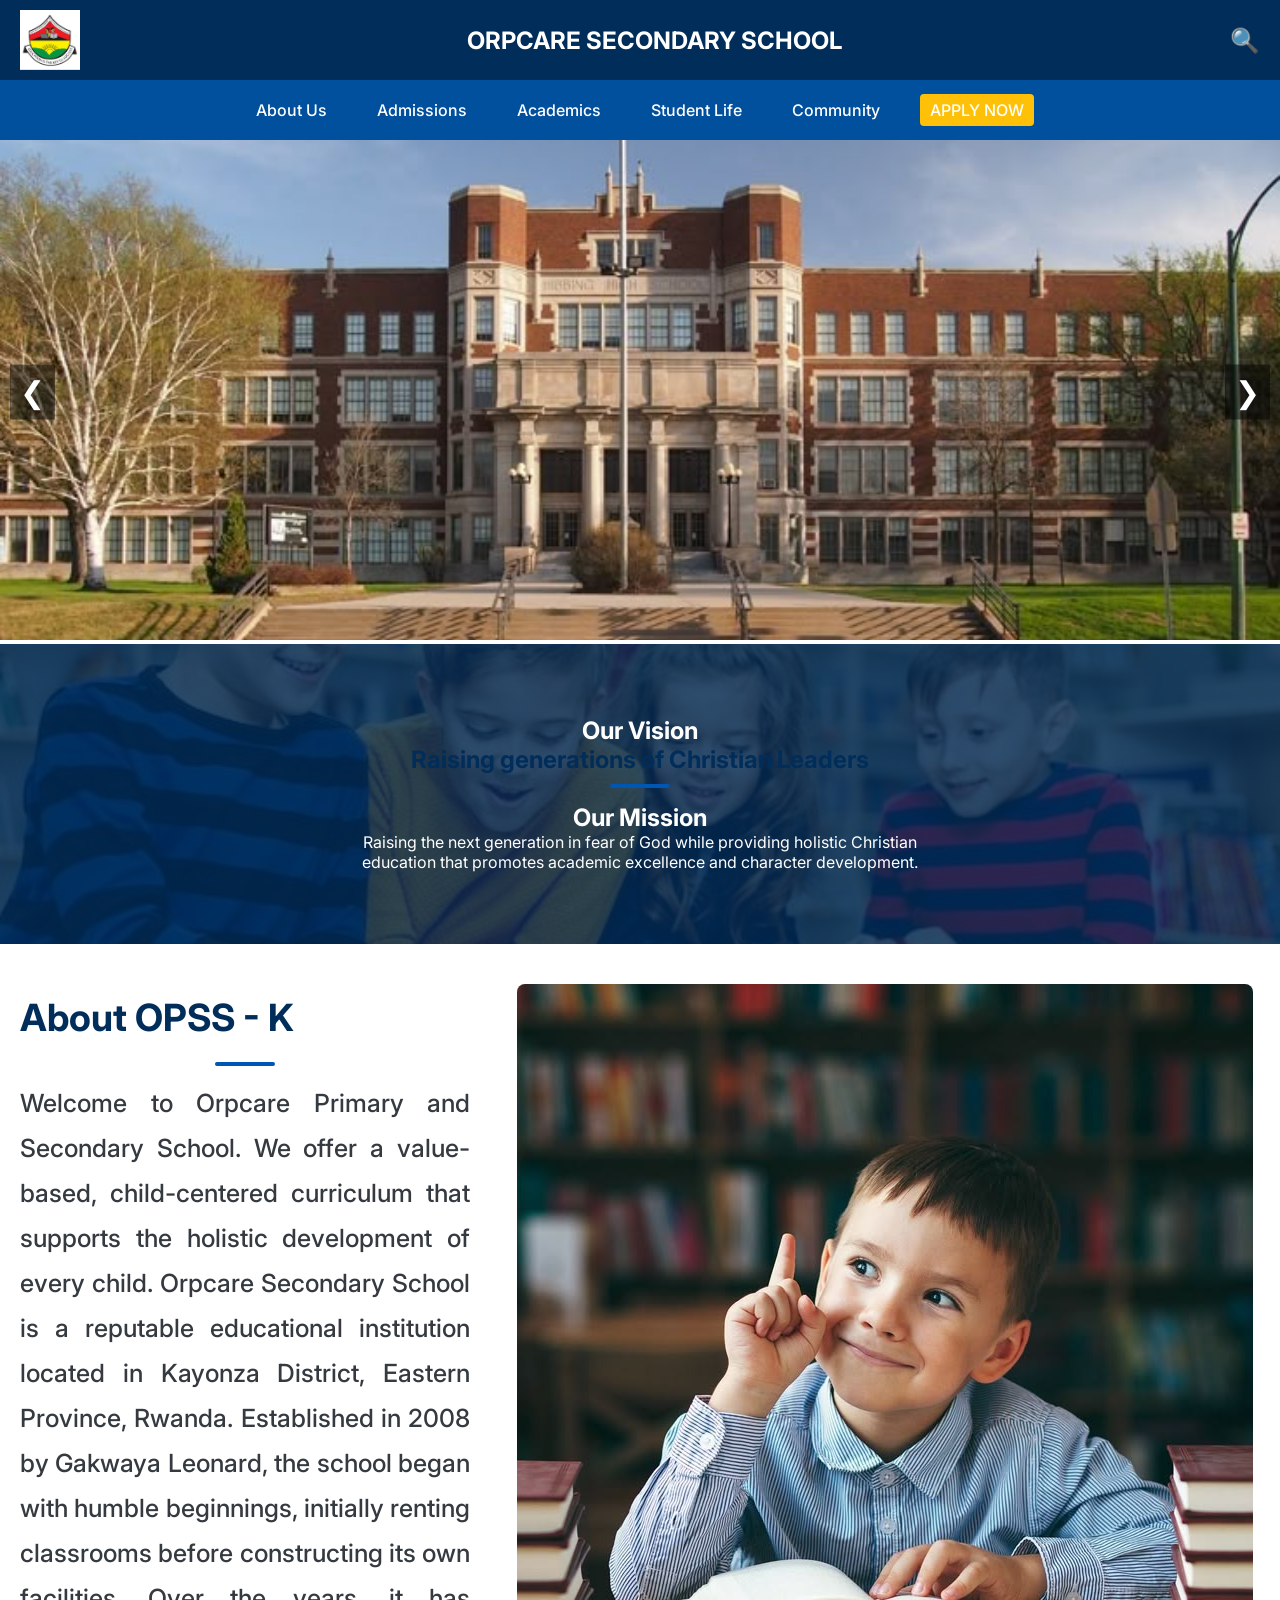
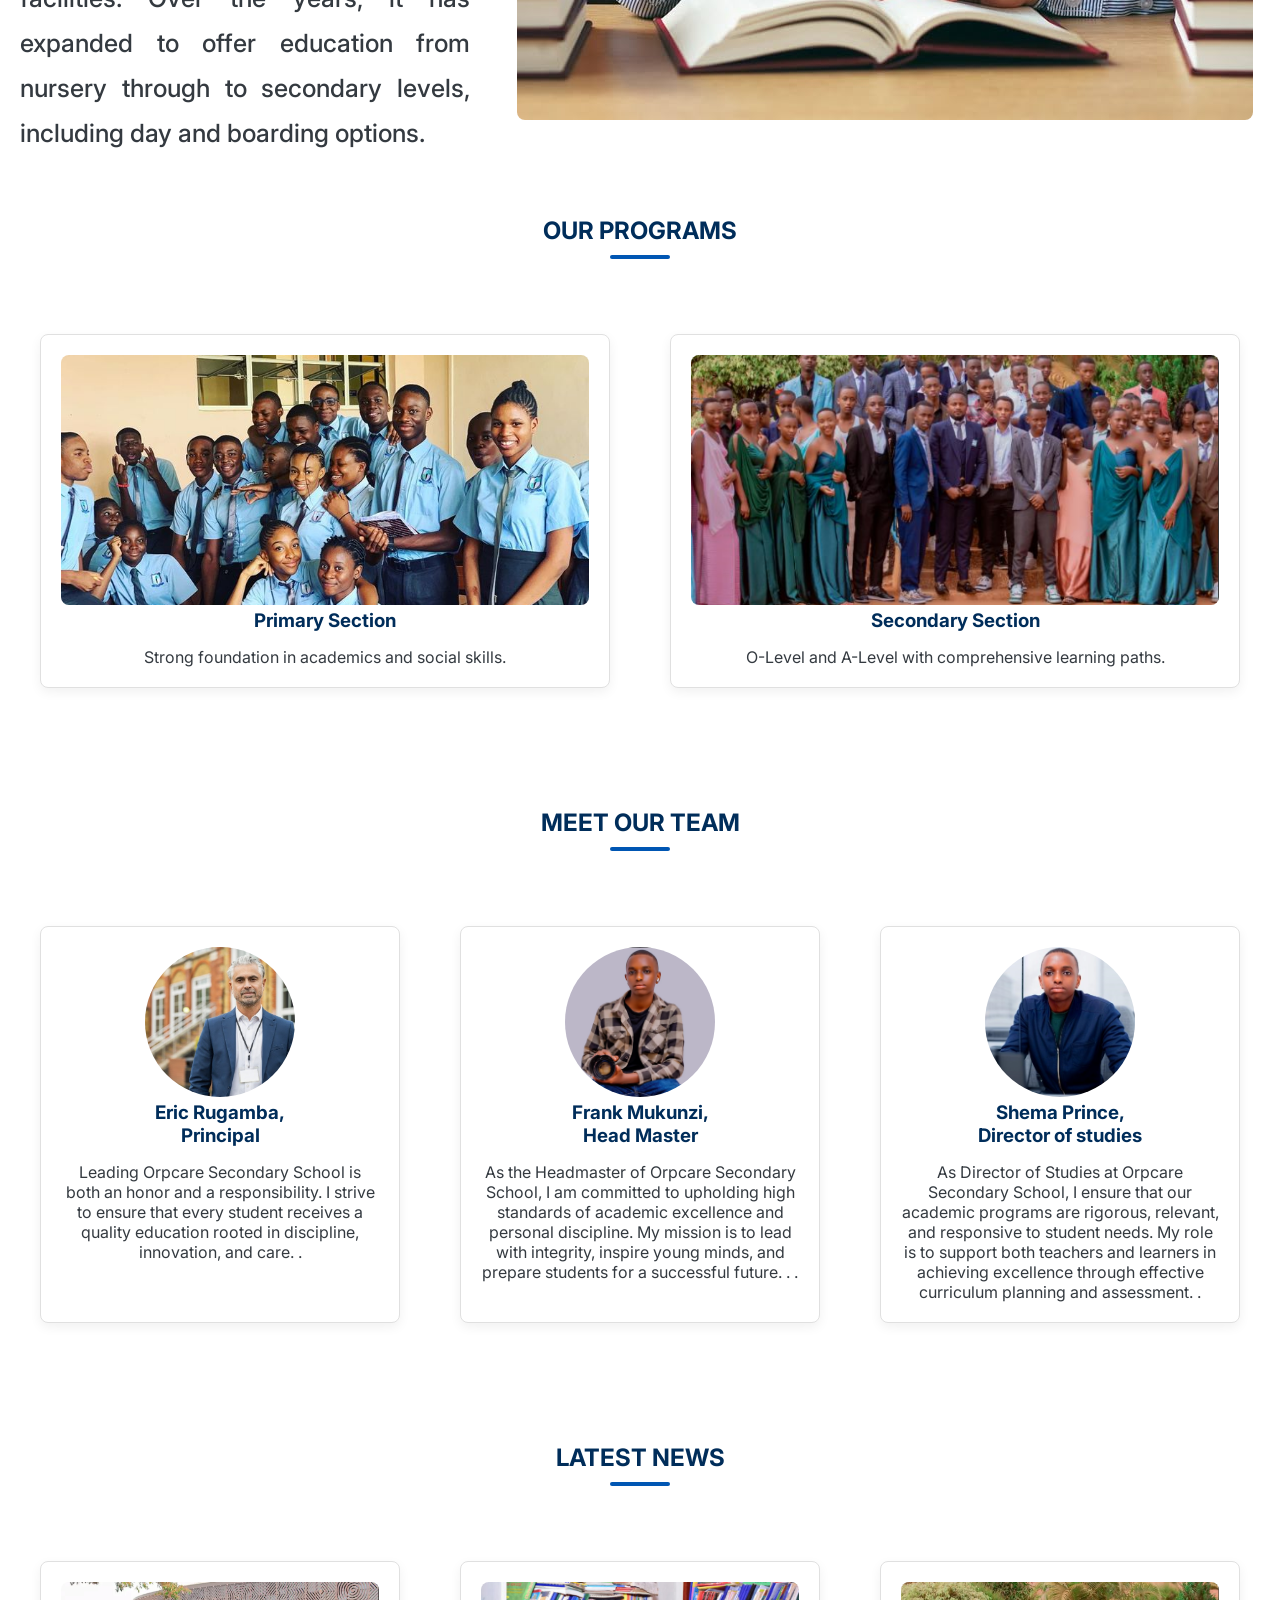
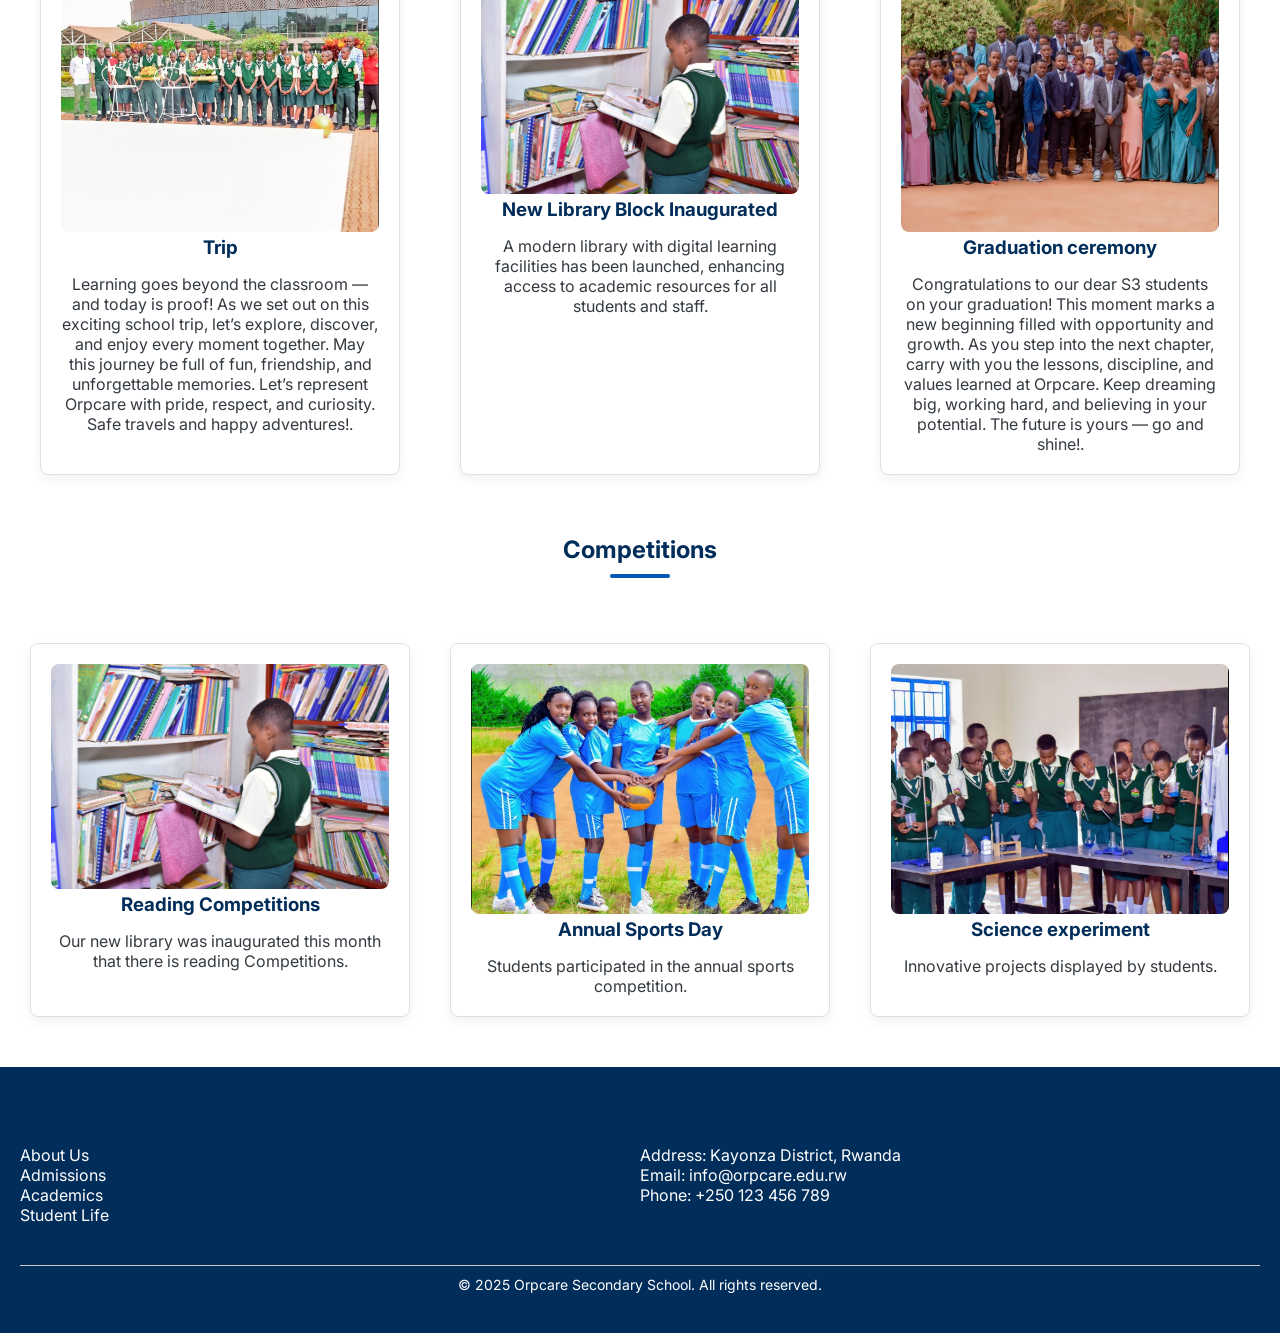
<file: index.html>
<!DOCTYPE html>
<html lang="en">
<head>
  <meta charset="UTF-8" />
  <title>Orpcare Secondary School</title>
  <meta name="viewport" content="width=device-width, initial-scale=1.0" />
  <link href="https://fonts.googleapis.com/css2?family=Inter:wght@400;700&display=swap" rel="stylesheet" />
  <style>
    * {
      box-sizing: border-box;
      margin: 0;
      padding: 0;
    }

    body {
      font-family: 'Inter', sans-serif;
      background: #ffffff;
      color: #343a40;
    }

    header.top-bar {
      display: flex;
      align-items: center;
      justify-content: space-between;
      background: #002d5a;
      padding: 10px 20px;
      color: white;
      flex-wrap: wrap;
    }

    .logo {
      height: 60px;
    }

    .title {
      flex: 1;
      text-align: center;
      font-size: 24px;
      font-weight: bold;
    }

    .search-icon {
      font-size: 24px;
      cursor: pointer;
    }

    /* Navbar styles */
    nav.nav-bar {
      background: #00509e;
      position: relative;
    }

    .nav-bar .menu-toggle {
      display: none;
      background: none;
      border: none;
      font-size: 28px;
      color: white;
      padding: 10px 20px;
      cursor: pointer;
    }

    .nav-bar ul {
      display: flex;
      flex-wrap: wrap;
      list-style: none;
      margin: 0;
      padding: 10px 20px;
      justify-content: center;
      transition: max-height 0.3s ease;
    }

    .nav-bar li {
      margin: 10px 15px;
    }

    .nav-bar a {
      color: white;
      text-decoration: none;
      font-weight: 500;
      padding: 6px 10px;
      border-radius: 4px;
      transition: background 0.3s;
    }

    .nav-bar a:hover {
      background: rgba(255, 255, 255, 0.2);
    }

    .apply-btn {
      background-color: #ffc107;
      padding: 8px 12px;
      border-radius: 5px;
      color: #002d5a;
      font-weight: bold;
    }

    /* Slider */
    .slider {
      position: relative;
      overflow: hidden;
    }

    .slider-track {
      display: flex;
      transition: transform 0.5s ease;
    }

    .slide {
      min-width: 100%;
    }

    .slide img {
      width: 100%;
      height: 500px;
      object-fit: cover;
    }

    .btn {
      position: absolute;
      top: 50%;
      transform: translateY(-50%);
      background-color: rgba(0, 0, 0, 0.5);
      color: white;
      border: none;
      font-size: 30px;
      padding: 10px;
      cursor: pointer;
      z-index: 10;
    }

    .btn-left {
      left: 10px;
    }

    .btn-right {
      right: 10px;
    }

    /* Vision & Mission */
    .vision-mission {
      position: relative;
      background: url('child.jpg') no-repeat center center/cover;
      height: 300px;
      color: white;
      display: flex;
      align-items: center;
      justify-content: center;
      text-align: center;
    }

    .vision-mission::before {
      content: "";
      position: absolute;
      top: 0;
      left: 0;
      width: 100%;
      height: 100%;
      background-color: rgba(0, 45, 90, 0.8);
      z-index: 1;
    }

    .vision-content {
      position: relative;
      z-index: 2;
      max-width: 600px;
      animation: fadeInUp 1s ease forwards;
      padding: 0 20px;
    }

    @keyframes fadeInUp {
      from {
        opacity: 0;
        transform: translateY(40px);
      }
      to {
        opacity: 1;
        transform: translateY(0);
      }
    }

    /* About Section container flexbox */
    .container {
      display: flex;
      flex-wrap: wrap;
      justify-content: space-between;
      padding: 40px 20px;
      gap: 20px;
    }

    /* About Text Section */
    .text-section {
      flex: 1;
      padding-right: 20px;
      animation: fadeInUp 1s ease forwards;
      animation-delay: 0.2s;
      margin-bottom: 20px;
      font-size: 25px;
      line-height: 1.8;
      font-weight: 500;
      text-align: justify;
      min-width: 280px;
    }

    /* Image Section */
    .image-section {
      flex: 1 1 300px;
      min-width: 280px;
    }

    .image-section img {
      max-width: 100%;
      height: auto;
      border-radius: 8px;
      display: block;
      margin: 0 auto;
    }

    /* Program cards */
    .card {
      background: #ffffff;
      border: 1px solid #e0e0e0;
      border-radius: 8px;
      box-shadow: 0 4px 12px rgba(0, 0, 0, 0.06);
      padding: 20px;
      margin: 20px;
      flex: 1 1 300px;
      text-align: center;
      transform: translateY(40px);
      opacity: 0;
      animation: fadeUp 1s ease-out forwards;
      min-width: 280px;
    }

    .card img {
      width: 100%;
      height: auto;
      max-height: 250px;
      object-fit: cover;
      border-radius: 8px;
    }

    h2, h3 {
      color: #002d5a;
      margin-bottom: 15px;
      position: relative;
    }

    h2::after {
      content: "";
      display: block;
      width: 60px;
      height: 4px;
      background: #0056b3;
      margin: 10px auto 0;
      border-radius: 2px;
    }

    @keyframes fadeUp {
      to {
        opacity: 1;
        transform: translateY(0);
      }
    }
    

    /* News Container */
    .news-container {
      display: flex;
      flex-wrap: wrap;
      justify-content: space-between;
      padding: 40px 20px;
      gap: 20px;
      transition: transform 0.3s ease;
      animation: fadeInUp 1s ease forwards;
    }

    .news-container .card {
      background: #ffffff;
      border: 1px solid #e0e0e0;
      border-radius: 8px;
      box-shadow: 0 4px 12px rgba(0, 0, 0, 0.06);
      padding: 20px;
      flex: 1 1 calc(33.333% - 40px);
      margin: 10px;
      text-align: center;
      transform: translateY(40px);
      opacity: 0;
      animation: fadeUp 1s ease-out forwards;
      min-width: 280px;
    }

    /* Footer */
    .footer {
      background: #002d5a;
      color: white;
      padding: 40px 20px;
    }

    .footer-container {
      display: flex;
      flex-wrap: wrap;
      justify-content: space-between;
    }

    .footer-links, .footer-contact {
      flex: 1 1 200px;
      margin-bottom: 20px;
    }

    .footer-links ul {
      list-style: none;
      padding-left: 0;
    }

    .footer-links ul li a {
      color: white;
      text-decoration: none;
    }

    .footer-links ul li a:hover {
      text-decoration: underline;
    }

    .footer-bottom {
      text-align: center;
      margin-top: 20px;
      border-top: 1px solid #ccc;
      padding-top: 10px;
      font-size: 14px;
    }

    /* Responsive Adjustments */
    @media (max-width: 1024px) {
      .news-container .card {
        flex: 1 1 calc(50% - 40px);
      }
    }

    @media (max-width: 768px) {
      .container {
        flex-direction: column;
        padding: 20px 10px;
      }

      .text-section {
        padding-right: 0;
        font-size: 22px;
      }

      .image-section {
        flex: none;
        margin-top: 20px;
      }

      .container > .card {
        flex: 1 1 100%;
        max-width: 400px;
        margin: 10px auto;
      }

      .nav-bar ul {
        flex-direction: column;
        max-height: 0;
        overflow: hidden;
        padding: 0;
        background: #00509e;
      }

      .nav-bar ul.show {
        max-height: 500px;
        padding: 10px 0;
      }

      .nav-bar li {
        margin: 10px 0;
        text-align: center;
      }

      .nav-bar .menu-toggle {
        display: block;
      }

      .title {
        font-size: 18px;
      }
    }

    @media (max-width: 480px) {
      .logo {
        height: 50px;
        margin-bottom: 10px;
      }

      header.top-bar {
        flex-direction: column;
        text-align: center;
      }

      .search-icon {
        margin-top: 10px;
      }

      .title {
        font-size: 16px;
      }

      .news-container .card {
        flex: 1 1 100%;
        max-width: 400px;
        margin: 10px auto;
      }

      .vision-mission {
        height: 250px;
      }

      .slide img {
        height: 300px;
      }
    }
  </style>
</head>
<body>

  <header class="top-bar">
    <img src="logo2.png" alt="School Logo" class="logo" />
    <h1 class="title">ORPCARE SECONDARY SCHOOL</h1>
    <div class="search-icon">🔍</div>
  </header>

  <nav class="nav-bar">
    <button class="menu-toggle" onclick="toggleMenu()">☰ Menu</button>
    <ul id="navMenu">
      <li><a href="about.html">About Us</a></li>
      <li><a href="admission.html">Admissions</a></li>
      <li><a href="academics.html">Academics</a></li>
      <li><a href="student.html">Student Life</a></li>
      <li><a href="community.html">Community</a></li>
      <li><a href="apply.html" class="apply-btn">APPLY NOW</a></li>
    </ul>
  </nav>

  <!-- Slider -->
  <div class="slider">
    <div class="slider-track" id="sliderTrack">
      <div class="slide"><img src="bulding 5.jpg" alt="Slide 1" /></div>
      <div class="slide"><img src="child.jpg" alt="Slide 2" /></div>
      <div class="slide"><img src="kid 4.jpg" alt="Slide 3" /></div>
      <div class="slide"><img src="kid 5.jpg" alt="Slide 4" /></div>
      <div class="slide"><img src="ggg.png" alt="Slide 5" /></div>
    </div>
    <button class="btn btn-left" onclick="moveSlide(-1)">❮</button>
    <button class="btn btn-right" onclick="moveSlide(1)">❯</button>
  </div>

  <!-- Vision & Mission -->
  <section class="vision-mission">
    <div class="vision-content">
      <h1>Our Vision</h1>
      <h2>Raising generations of Christian Leaders</h2>
      <h1>Our Mission</h1>
      <p>
        Raising the next generation in fear of God while providing holistic Christian education that promotes academic excellence and character development.
      </p>
    </div>
  </section>

  <!-- About -->
  <div class="container">
    <div class="text-section">
      <h2>About OPSS - K</h2>
      <p>
        Welcome to Orpcare Primary and Secondary School. We offer a value-based, child-centered curriculum that supports the holistic development of every child. Orpcare Secondary School is a reputable educational institution located in Kayonza District, Eastern Province, Rwanda. Established in 2008 by Gakwaya Leonard, the school began with humble beginnings, initially renting classrooms before constructing its own facilities. Over the years, it has expanded to offer education from nursery through to secondary levels, including day and boarding options.
      </p>
    </div>

    <div class="image-section">
      <img src="kid 5.jpg" alt="Kids Playing" />
    </div>
  </div>

  <!-- Programs -->
  <h2 style="text-align:center;">OUR PROGRAMS</h2>
  <div class="container">
    <div class="card">
      <img src="primary school.jpeg" alt="Primary" />
      <h3>Primary Section</h3>
      <p>Strong foundation in academics and social skills.</p>
    </div>
    <div class="card">
      <img src="ggg.png" alt="Secondary" />
      <h3>Secondary Section</h3>
      <p>O-Level and A-Level with comprehensive learning paths.</p>
    </div>
  </div>
<h2 style="text-align:center; margin-top: 60px;">MEET OUR TEAM</h2>
<div class="container" style="justify-content: center;">
  <div class="card">
    <img src="principal.png" alt="Olivia" style="width:150px; height:150px; object-fit:cover; border-radius:50%; margin:auto;">
    <h3>Eric Rugamba,<br>Principal</h3>
    <p>Leading Orpcare Secondary School is both an honor and a responsibility. I strive to ensure that every student receives a quality education rooted in discipline, innovation, and care.

.</p>
  </div>
  <div class="card">
    <img src="shema.png" alt="Jane" style="width:150px; height:150px; object-fit:cover; border-radius:50%; margin:auto;">
    <h3>Frank Mukunzi,<br>Head Master</h3>
    <p>As the Headmaster of Orpcare Secondary School, I am committed to upholding high standards of academic excellence and personal discipline. My mission is to lead with integrity, inspire young minds, and prepare students for a successful future.

.

.</p>
  </div>
  <div class="card">
    <img src="shema2.png" alt="Kate" style="width:150px; height:150px; object-fit:cover; border-radius:50%; margin:auto;">
    <h3>Shema Prince,<br>Director of studies</h3>
<p>As Director of Studies at Orpcare Secondary School, I ensure that our academic programs are rigorous, relevant, and responsive to student needs. My role is to support both teachers and learners in achieving excellence through effective curriculum planning and assessment.
.</p>
  </div>
</div>

  <!-- Team -->
<h2 style="text-align:center; margin-top: 60px;">LATEST NEWS</h2>
<div class="container">
  <div class="card">
    <img src="Screenshot 2025-05-01 181106.png" alt="News Image 1">
    <h3> Trip</h3>
    <p>Learning goes beyond the classroom — and today is proof! As we set out on this exciting school trip, 
      let’s explore, discover, and enjoy every moment together. May this journey be full of fun,
       friendship, and unforgettable memories. Let’s represent Orpcare with pride, respect, 
       and curiosity. Safe travels and happy adventures!.</p>
  </div>
  <div class="card">
    <img src="orpcare library.jpg" alt="News Image 2">
    <h3>New Library Block Inaugurated</h3>
    <p>A modern library with digital learning facilities has been launched, enhancing access to academic resources for all students and staff.</p>
  </div>
  <div class="card">
    <img src="ggg.png" alt="News Image 3">
    <h3>Graduation ceremony</h3>
    <p>Congratulations to our dear S3 students on your graduation! This moment marks a new beginning
       filled with opportunity and growth. As you step into the next chapter, 
       carry with you the lessons, discipline, and values learned at Orpcare. 
       Keep dreaming big, working hard, and believing in your potential. The future is yours — go and shine!.</p>
  </div>
</div>


  <!-- News -->
  <h2 style="text-align:center;">Competitions</h2>
  <div class="news-container">
    <div class="card">
      <img src="orpcare library.jpg" alt="News 1" />
      <h3>Reading Competitions</h3>
      <p>Our new library was inaugurated this month that there is reading Competitions.</p>
    </div>
    <div class="card">
      <img src="orpcare sports.png" alt="News 2" />
      <h3>Annual Sports Day</h3>
      <p>Students participated in the annual sports competition.</p>
    </div>
    <div class="card">
      <img src="lll.png" alt="News 3" />
      <h3>Science experiment</h3>
      <p>Innovative projects displayed by students.</p>
    </div>
  </div>

  <!-- Footer -->
  <footer class="footer">
    <div class="footer-container">
      <div class="footer-links">
        <h3>Quick Links</h3>
        <ul>
          <li><a href="about.html">About Us</a></li>
          <li><a href="admission.html">Admissions</a></li>
          <li><a href="academics.html">Academics</a></li>
          <li><a href="student.html">Student Life</a></li>
        </ul>
      </div>
      <div class="footer-contact">
        <h3>Contact Us</h3>
        <p>Address: Kayonza District, Rwanda</p>
        <p>Email: info@orpcare.edu.rw</p>
        <p>Phone: +250 123 456 789</p>
      </div>
    </div>
    <div class="footer-bottom">
      &copy; 2025 Orpcare Secondary School. All rights reserved.
    </div>
  </footer>

  <script>
  const sliderTrack = document.getElementById("sliderTrack");
  const totalSlides = document.querySelectorAll(".slide").length;
  let currentIndex = 0;

  function moveSlide(step) {
    currentIndex = (currentIndex + step + totalSlides) % totalSlides;
    updateSliderPosition();
  }

  function updateSliderPosition() {
    sliderTrack.style.transform = `translateX(-${currentIndex * 100}%)`;
  }

  // Auto Slide every 3 seconds
  setInterval(() => {
    moveSlide(1);
  }, 3000);
  function toggleMenu() {
    const navMenu = document.getElementById("navMenu");
    navMenu.classList.toggle("show");
  }
</script>

</body>
</html>
</file>
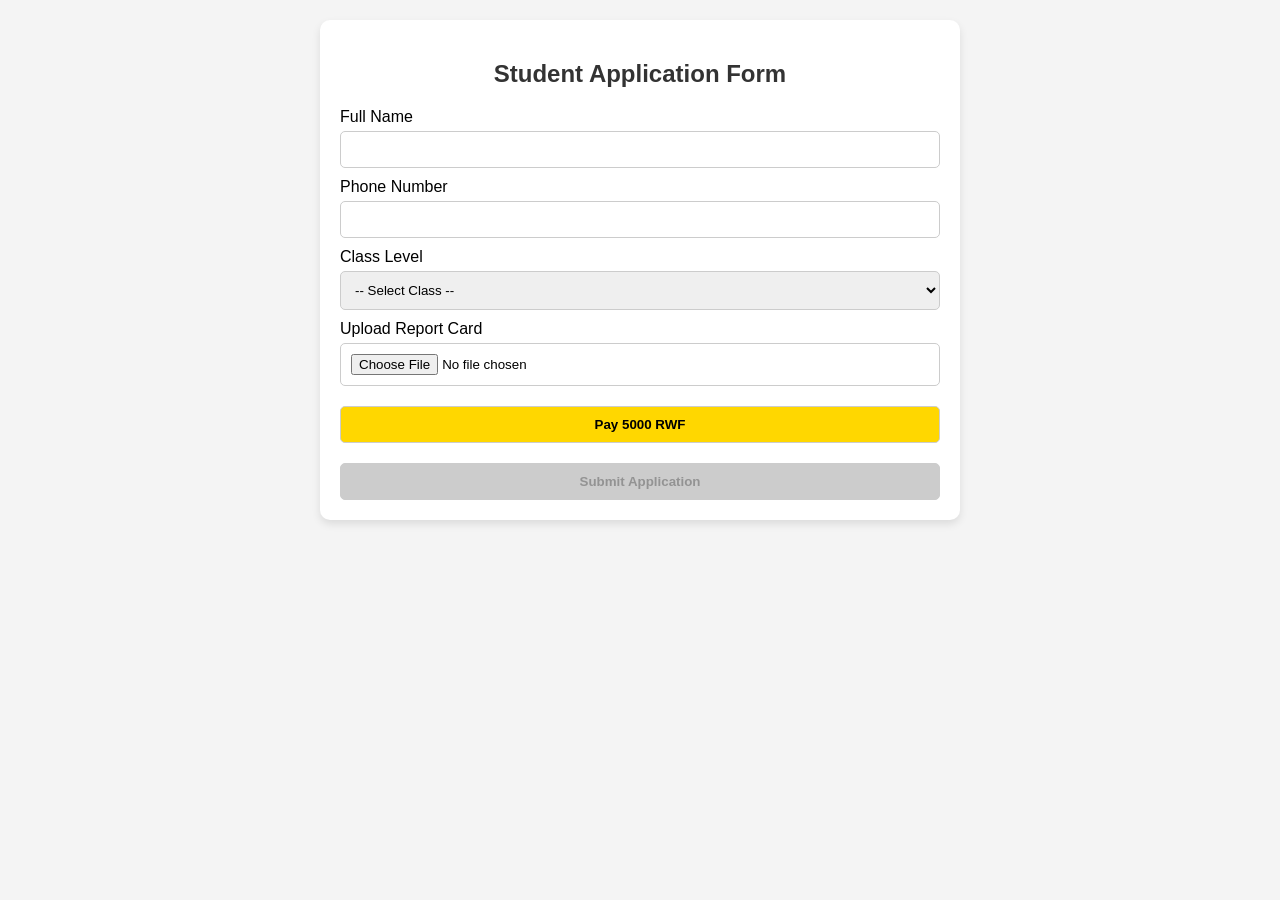
<file: apply.html>
<!DOCTYPE html>
<html lang="en">
<head>
  <meta charset="UTF-8" />
  <meta name="viewport" content="width=device-width, initial-scale=1.0" />
  <title>Student Application Form | Orpcare School</title>
  <style>
    body {
      font-family: Arial, sans-serif;
      background: #f4f4f4;
      margin: 0;
      padding: 20px;
    }
    .container {
      background: white;
      max-width: 600px;
      margin: 0 auto;
      padding: 20px;
      border-radius: 10px;
      box-shadow: 0 4px 8px rgba(0,0,0,0.1);
    }
    h2 {
      text-align: center;
      color: #333;
    }
    label {
      display: block;
      margin-top: 10px;
    }
    input, select, textarea, button {
      width: 100%;
      padding: 10px;
      margin-top: 5px;
      border-radius: 5px;
      border: 1px solid #ccc;
      box-sizing: border-box;
    }
    button {
      background: gold;
      font-weight: bold;
      cursor: pointer;
      margin-top: 20px;
    }
    button:disabled {
      background: #ccc;
      cursor: not-allowed;
    }
    .success {
      color: green;
      font-weight: bold;
      text-align: center;
    }
  </style>
</head>
<body>
  <div class="container">
    <h2>Student Application Form</h2>
    <form id="applicationForm">
      <label for="fullName">Full Name</label>
      <input type="text" id="fullName" name="fullName" required />

      <label for="phone">Phone Number</label>
      <input type="tel" id="phone" name="phone" required />

      <label for="classLevel">Class Level</label>
      <select id="classLevel" name="classLevel" required>
        <option value="">-- Select Class --</option>
        <option value="S1">S1</option>
        <option value="S2">S2</option>
        <option value="S3">S3</option>
      </select>

      <label for="reportCard">Upload Report Card</label>
      <input type="file" id="reportCard" name="reportCard" required />

      <button type="button" id="payBtn">Pay 5000 RWF</button>
      <div id="paymentStatus" class="success"></div>

      <button type="submit" id="submitBtn" disabled>Submit Application</button>
    </form>
  </div>

  <script>
    const payBtn = document.getElementById('payBtn');
    const submitBtn = document.getElementById('submitBtn');
    const paymentStatus = document.getElementById('paymentStatus');

    payBtn.addEventListener('click', () => {
      payBtn.disabled = true;
      paymentStatus.textContent = 'Processing payment...';

      setTimeout(() => {
        paymentStatus.textContent = '✅ Payment successful! You may now submit your application.';
        submitBtn.disabled = false;
      }, 3000); // Simulate 3-second payment delay
    });

    document.getElementById('applicationForm').addEventListener('submit', function(e) {
      e.preventDefault();
      alert('🎉 Application submitted successfully!');
      this.reset();
      submitBtn.disabled = true;
      payBtn.disabled = false;
      paymentStatus.textContent = '';
    });
  </script>
</body>
</html>
</file>
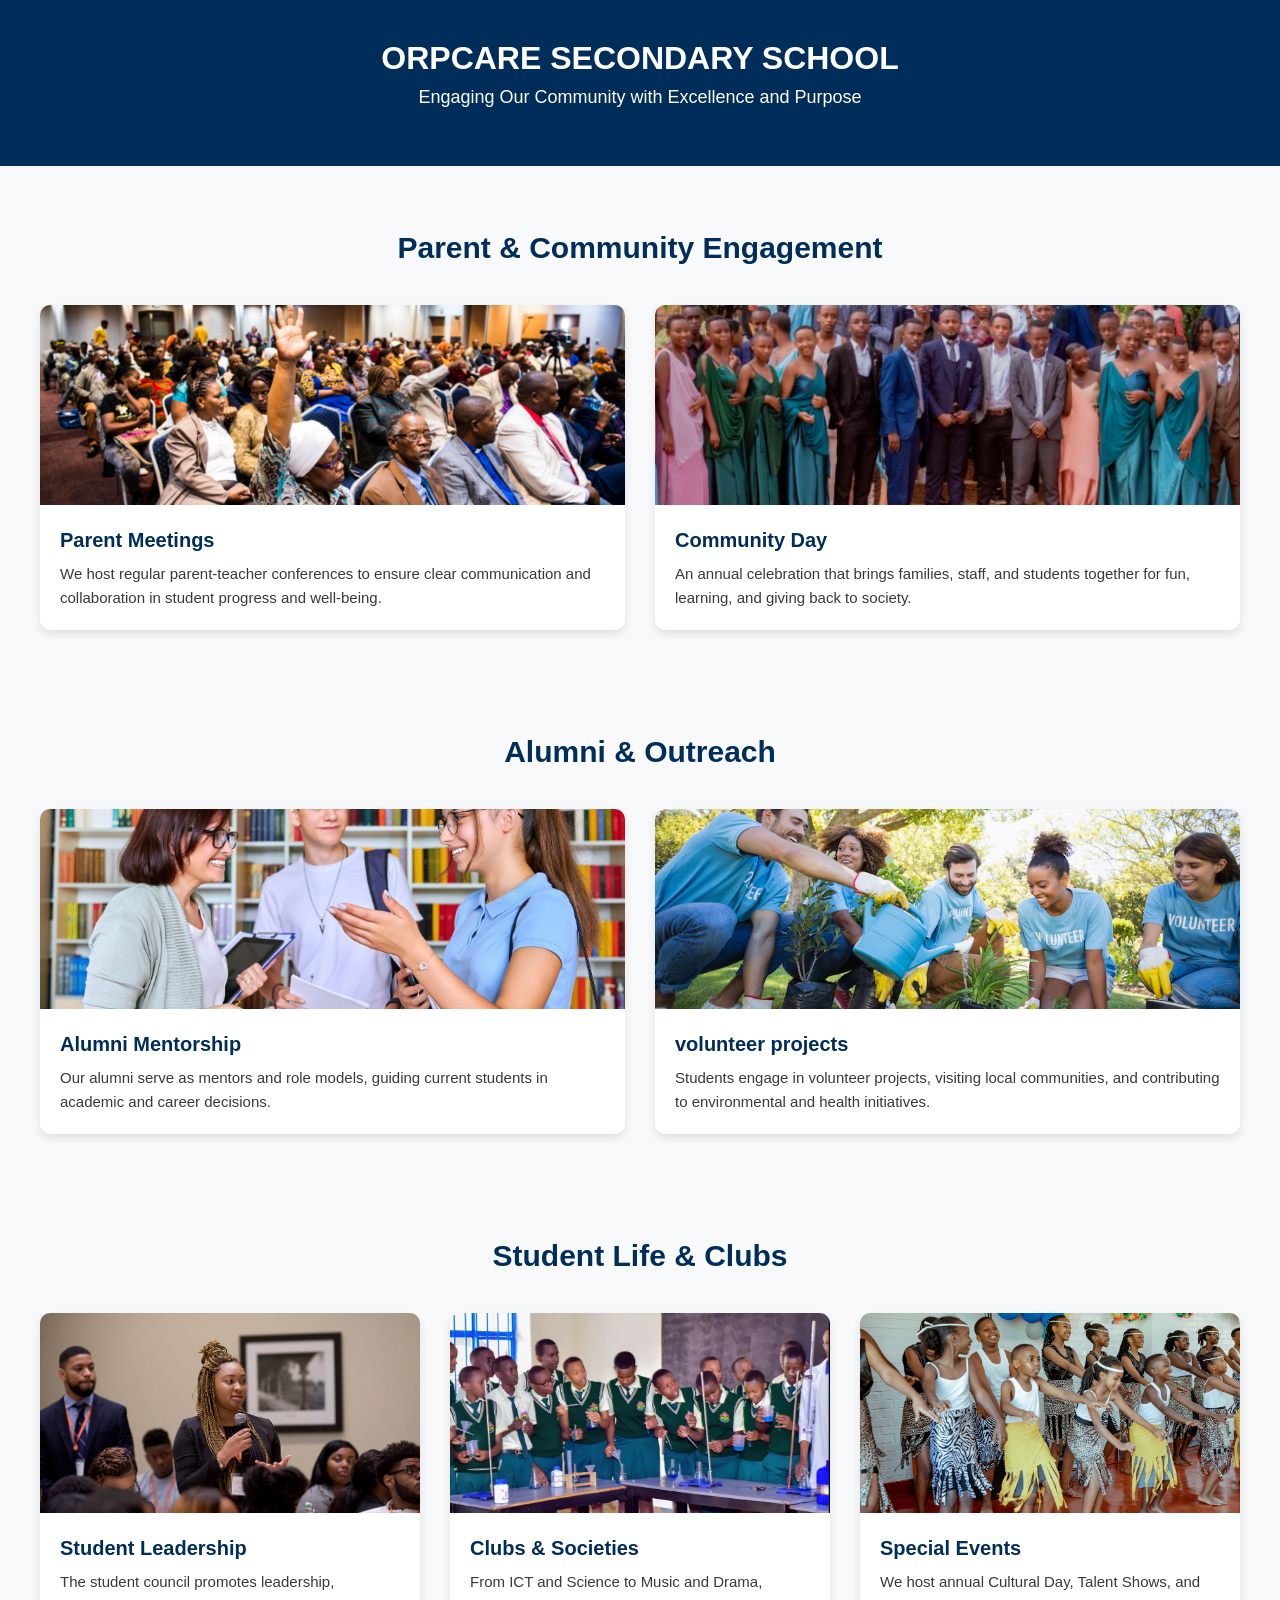
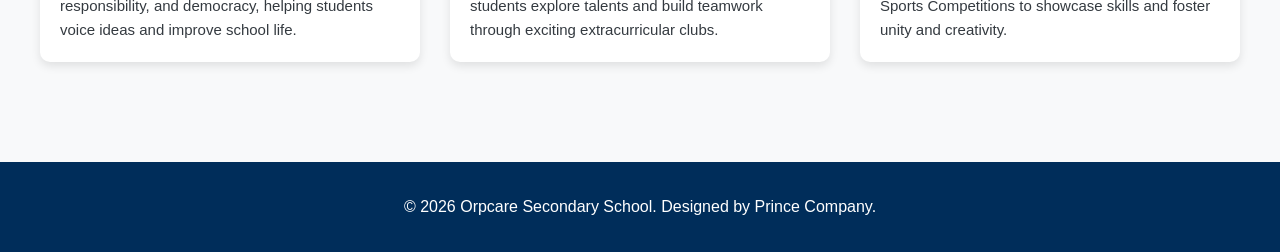
<file: community.html>
<!DOCTYPE html>
<html lang="en">
<head>
  <meta charset="UTF-8">
  <title>Orpcare Community</title>
  <meta name="viewport" content="width=device-width, initial-scale=1.0">
  <style>
    :root {
      --primary-color: #002d5a;
      --accent-color: #ffc107;
      --bg-color: #f8f9fa;
      --card-bg: #ffffff;
      --text-color: #343a40;
    }

    body {
      margin: 0;
      font-family: 'Segoe UI', sans-serif;
      background-color: var(--bg-color);
      color: var(--text-color);
    }

    header {
      background-color: var(--primary-color);
      color: white;
      padding: 40px 20px;
      text-align: center;
    }

    header h1 {
      margin: 0;
      font-size: 32px;
    }

    header p {
      margin-top: 10px;
      font-size: 18px;
      font-weight: 300;
    }

    section {
      padding: 40px 20px;
      max-width: 1200px;
      margin: auto;
    }

    .section-title {
      text-align: center;
      font-size: 30px;
      margin-bottom: 40px;
      color: var(--primary-color);
      font-weight: bold;
    }

    .card-grid {
      display: grid;
      grid-template-columns: repeat(auto-fit, minmax(280px, 1fr));
      gap: 30px;
    }

    .card {
      background-color: var(--card-bg);
      border-radius: 10px;
      box-shadow: 0 4px 10px rgba(0,0,0,0.1);
      overflow: hidden;
      transition: transform 0.3s, box-shadow 0.3s;
    }

    .card:hover {
      transform: translateY(-5px);
      box-shadow: 0 6px 14px rgba(0,0,0,0.15);
    }

    .card img {
      width: 100%;
      height: 200px;
      object-fit: cover;
    }

    .card-content {
      padding: 20px;
    }

    .card-content h3 {
      margin: 0 0 10px;
      color: var(--primary-color);
      font-size: 20px;
    }

    .card-content p {
      margin: 0;
      font-size: 15px;
      line-height: 1.6;
    }

    footer {
      background-color: var(--primary-color);
      color: white;
      text-align: center;
      padding: 20px;
      margin-top: 60px;
    }

    @media (max-width: 600px) {
      header h1 {
        font-size: 24px;
      }
      .section-title {
        font-size: 24px;
      }
    }
  </style>
</head>
<body>

  <header>
    <h1>ORPCARE SECONDARY SCHOOL</h1>
    <p>Engaging Our Community with Excellence and Purpose</p>
  </header>

  <section>
    <h2 class="section-title">Parent & Community Engagement</h2>
    <div class="card-grid">
      <div class="card">
        <img src="meeting.png" alt="Parent Engagement">
        <div class="card-content">
          <h3>Parent Meetings</h3>
          <p>We host regular parent-teacher conferences to ensure clear communication and collaboration in student progress and well-being.</p>
        </div>
      </div>
      <div class="card">
        <img src="ggg.png" alt="Community Day">
        <div class="card-content">
          <h3>Community Day</h3>
          <p>An annual celebration that brings families, staff, and students together for fun, learning, and giving back to society.</p>
        </div>
      </div>
    </div>
  </section>

  <section>
    <h2 class="section-title">Alumni & Outreach</h2>
    <div class="card-grid">
      <div class="card">
        <img src="mentor.png" alt="Alumni">
        <div class="card-content">
          <h3>Alumni Mentorship</h3>
          <p>Our alumni serve as mentors and role models, guiding current students in academic and career decisions.</p>
        </div>
      </div>
      <div class="card">
        <img src="volunteer.png" alt="Community Outreach">
        <div class="card-content">
          <h3>volunteer projects</h3>
          <p>Students engage in volunteer projects, visiting local communities, and contributing to environmental and health initiatives.</p>
        </div>
      </div>
    </div>
  </section>

  <section>
    <h2 class="section-title">Student Life & Clubs</h2>
    <div class="card-grid">
      <div class="card">
        <img src="leadership.png" alt="Student Leaders">
        <div class="card-content">
          <h3>Student Leadership</h3>
          <p>The student council promotes leadership, responsibility, and democracy, helping students voice ideas and improve school life.</p>
        </div>
      </div>
      <div class="card">
        <img src="lll.png" alt="Clubs and Societies">
        <div class="card-content">
          <h3>Clubs & Societies</h3>
          <p>From ICT and Science to Music and Drama, students explore talents and build teamwork through exciting extracurricular clubs.</p>
        </div>
      </div>
      <div class="card">
        <img src="dance.jpg" alt="Events">
        <div class="card-content">
          <h3>Special Events</h3>
          <p>We host annual Cultural Day, Talent Shows, and Sports Competitions to showcase skills and foster unity and creativity.</p>
        </div>
      </div>
    </div>
  </section>

  <footer>
    <p>&copy; <span id="year"></span> Orpcare Secondary School. Designed by Prince Company.</p>
  </footer>

  <script>
    document.getElementById('year').textContent = new Date().getFullYear();
  </script>

</body>
</html>
</file>
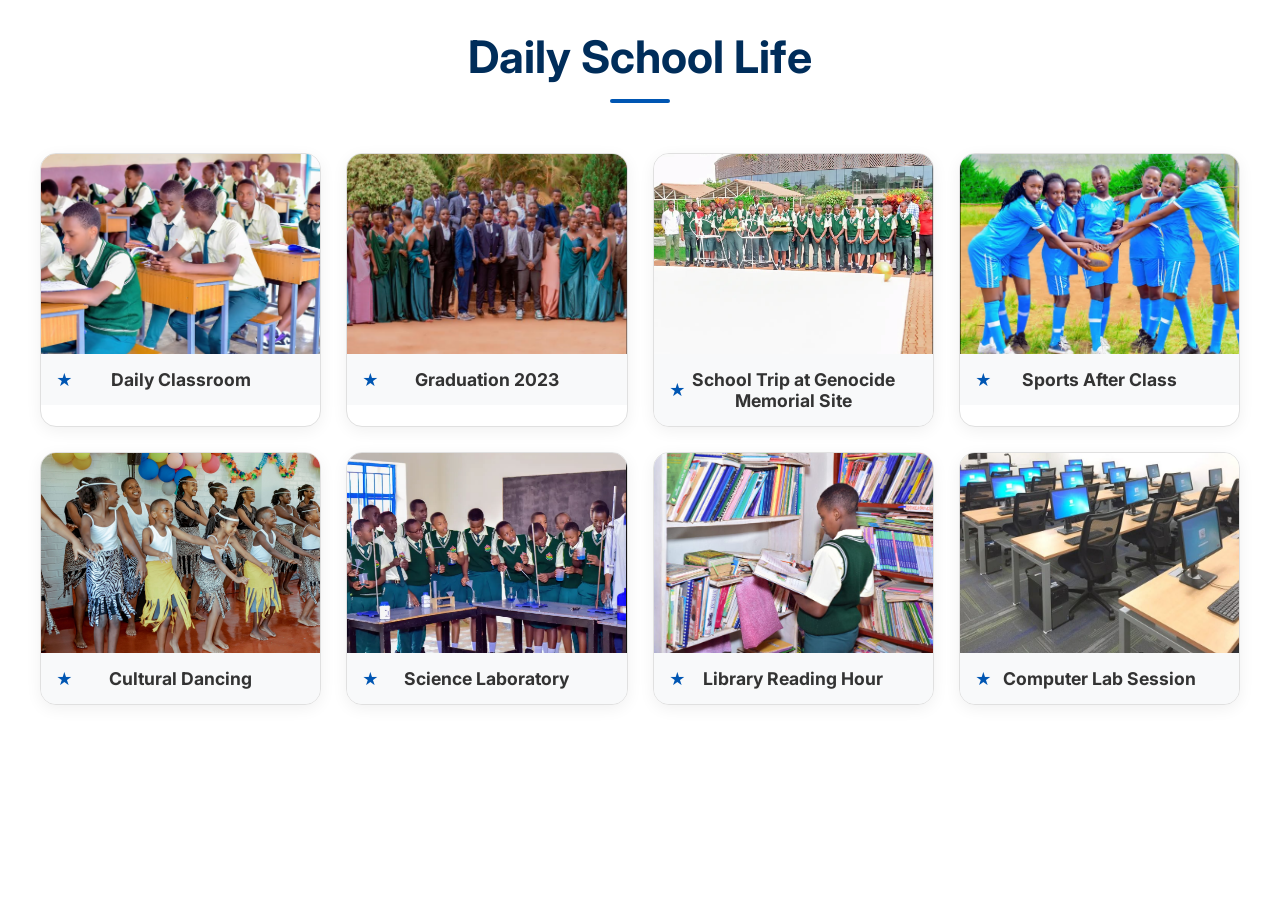
<file: student.html>
<!DOCTYPE html>
<html lang="en">
<head>
  <meta charset="UTF-8" />
  <meta name="viewport" content="width=device-width, initial-scale=1.0"/>
  <title>Daily School Life - OPSS</title>
  <link href="https://fonts.googleapis.com/css2?family=Inter:wght@400;700&display=swap" rel="stylesheet"/>
  <style>
    * {
      box-sizing: border-box;
      margin: 0;
      padding: 0;
    }

    body {
      font-family: 'Inter', sans-serif;
      background: #ffffff;
      color: #2c3e50;
      padding: 30px 20px;
      min-height: 100vh;
    }

    header {
      text-align: center;
      font-size: 2.8rem;
      font-weight: 700;
      margin-bottom: 40px;
      color: #002d5a;
      position: relative;
      padding-bottom: 10px;
    }

    header::after {
      content: "";
      display: block;
      width: 60px;
      height: 4px;
      margin: 15px auto 0;
      background: #0056b3;
      border-radius: 2px;
    }

    .grid-container {
      display: grid;
      grid-template-columns: repeat(auto-fit, minmax(250px, 1fr));
      gap: 25px;
      max-width: 1200px;
      margin: 0 auto;
    }

    .card {
      background: #ffffff;
      border: 1px solid #e0e0e0;
      border-radius: 16px;
      overflow: hidden;
      box-shadow: 0 4px 16px rgba(0, 0, 0, 0.06);
      transition: transform 0.3s ease, box-shadow 0.3s ease;
      transform: translateY(40px);
      opacity: 0;
      animation: fadeUp 1s ease-out forwards;
    }

    .card:hover {
      transform: translateY(-10px);
      box-shadow: 0 12px 28px rgba(0, 0, 0, 0.1);
    }

    .card img {
      width: 100%;
      height: 200px;
      object-fit: cover;
      display: block;
    }

    .label {
      padding: 15px;
      background-color: #f8f9fa;
      color: #333;
      font-weight: bold;
      font-size: 1.1rem;
      text-align: center;
      position: relative;
    }

    .label::before {
      content: "★";
      position: absolute;
      left: 15px;
      top: 50%;
      transform: translateY(-50%);
      color: #0056b3;
      font-size: 1rem;
    }

    @keyframes fadeUp {
      to {
        opacity: 1;
        transform: translateY(0);
      }
    }

    @media (max-width: 768px) {
      header {
        font-size: 2.2rem;
      }

      .card img {
        height: 160px;
      }

      .label {
        font-size: 1rem;
        padding: 12px;
      }
    }

    @media (max-width: 480px) {
      body {
        padding: 20px 15px;
      }

      header {
        font-size: 1.8rem;
      }

      .label {
        font-size: 0.95rem;
      }
    }
  </style>
</head>
<body>

  <header>Daily School Life</header>

  <div class="grid-container">
    <div class="card fadeup"><img src="orpcare.class.png" alt=""><div class="label">Daily Classroom</div></div>
    <div class="card fadeup"><img src="ggg.png" alt=""><div class="label">Graduation 2023</div></div>
    <div class="card fadeup"><img src="Screenshot 2025-05-01 181106.png" alt=""><div class="label">School Trip at Genocide Memorial Site</div></div>
    <div class="card fadeup"><img src="orpcare sports.png" alt=""><div class="label">Sports After Class</div></div>
    <div class="card fadeup"><img src="dance.jpg" alt=""><div class="label">Cultural Dancing</div></div>
    <div class="card fadeup"><img src="lll.png" alt=""><div class="label">Science Laboratory</div></div>
    <div class="card fadeup"><img src="orpcare library.jpg" alt=""><div class="label">Library Reading Hour</div></div>
    <div class="card fadeup"><img src="c lab.jpg" alt=""><div class="label">Computer Lab Session</div></div>
  </div>

  <script>
    const cards = document.querySelectorAll('.fadeup');
    const observer = new IntersectionObserver(entries => {
      entries.forEach((entry, index) => {
        if (entry.isIntersecting) {
          entry.target.style.animationDelay = `${index * 0.1}s`;
          entry.target.classList.remove('fadeup');
        }
      });
    }, {
      threshold: 0.2
    });

    cards.forEach(card => observer.observe(card));
  </script>

</body>
</html>
</file>
